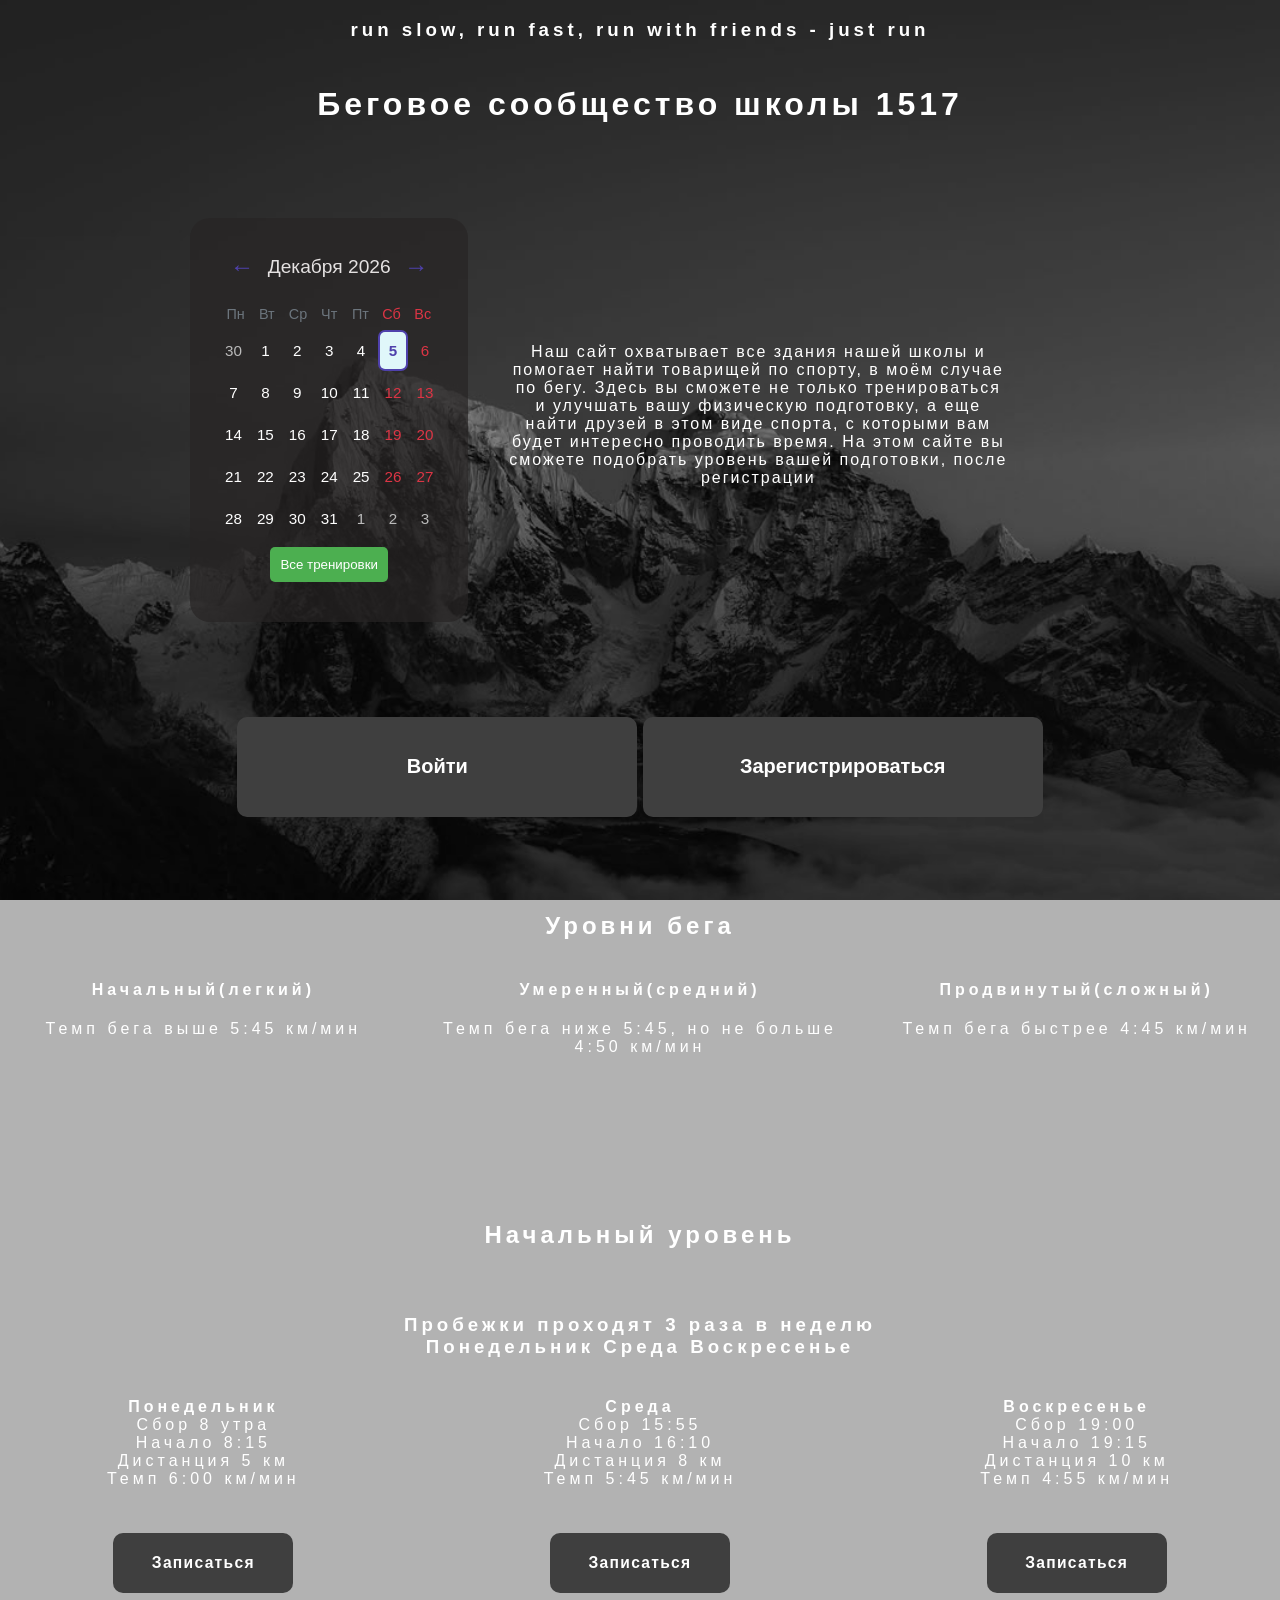
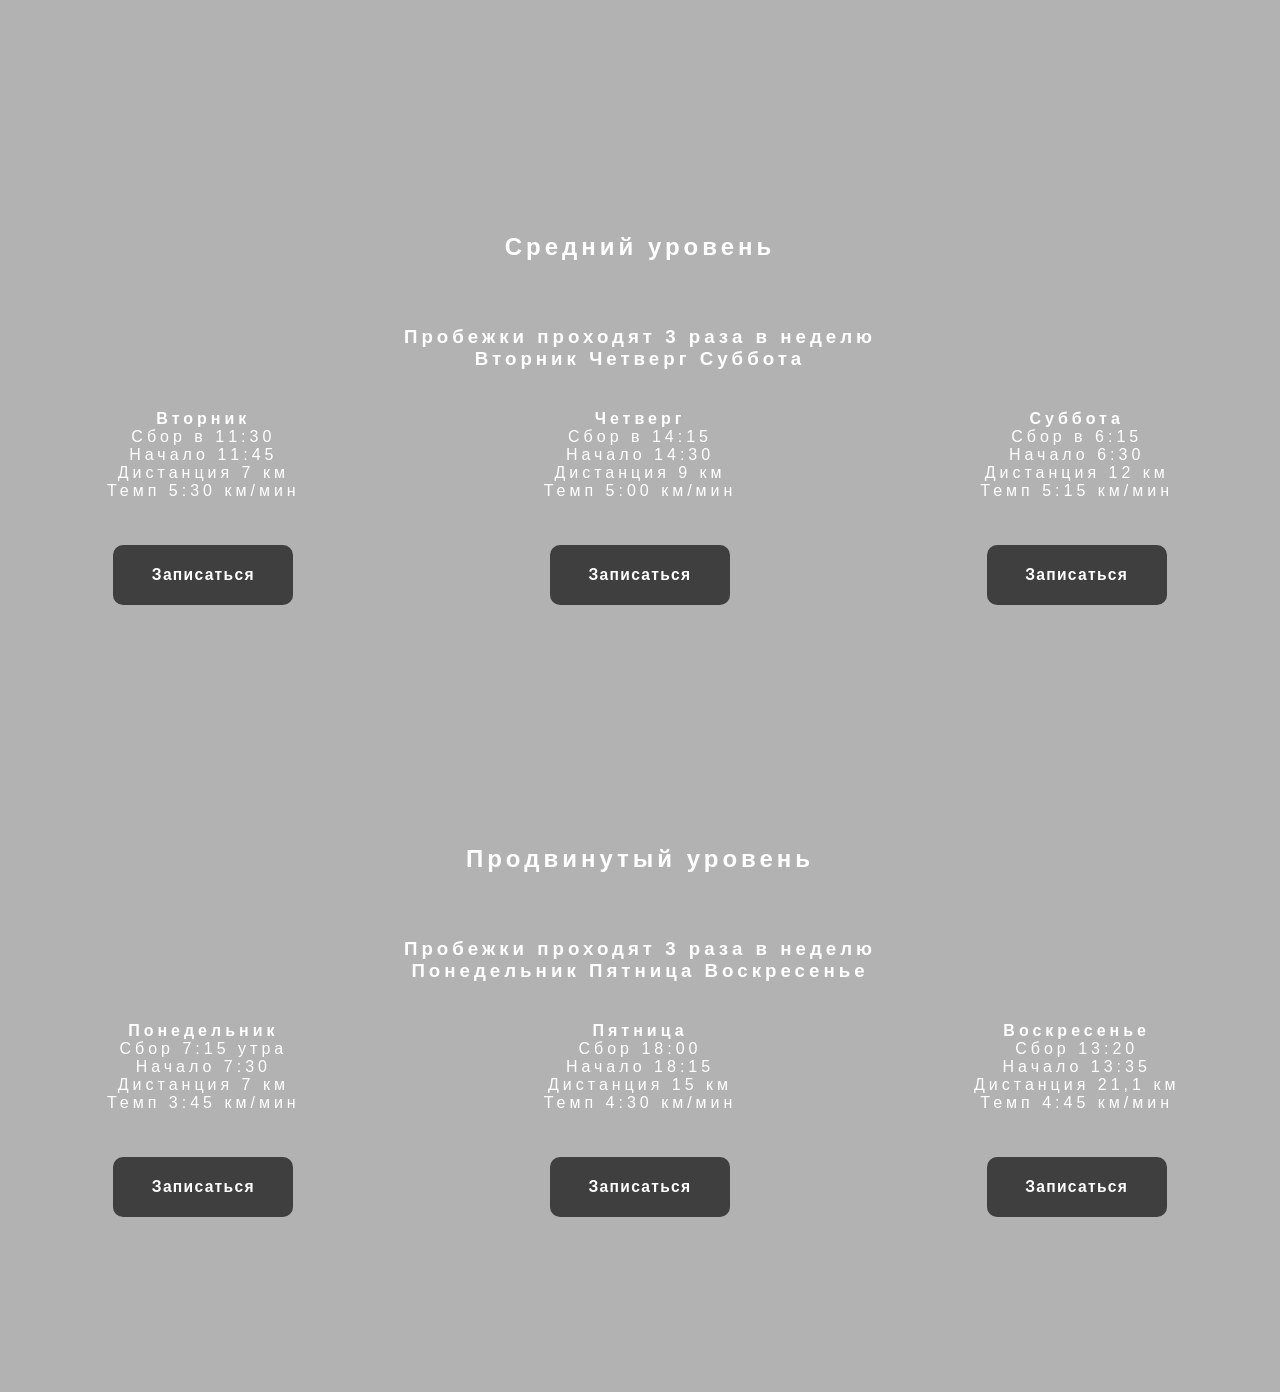
<file: index.html>
<!DOCTYPE html>
<html lang="ru">
<head>
    <meta charset="UTF-8">
    <link rel="stylesheet" href="style.css">
    <title>Беговое сообщество школы 1517</title>
</head>

<body>
    <header>
        <div class="slogan"> <h3>run slow, run fast, run with friends - just run</h3> </div>
        <p> <div class="name">  <h1> Беговое сообщество школы 1517 </h1> </div> </p>
        

        <div id="userWelcome" style="display: none; text-align: center; margin: 15px 0; padding: 10px; background: rgba(0,0,0,0.1); border-radius: 5px;">
            <span id="welcomeText" style="font-size: 18px; font-weight: bold;"></span>
            <button id="logoutBtn" style="margin-left: 15px; padding: 8px 15px; background: #ff6b6b; color: white; border: none; border-radius: 5px; cursor: pointer; font-size: 16px;">Выйти</button>
        </div>
        
        <div class="colbasa">
            <div class="description"> <p> Наш сайт охватывает все здания нашей школы и помогает найти товарищей по спорту, в моём случае по бегу. Здесь вы сможете не только тренироваться и улучшать вашу физическую подготовку, а еще найти друзей в этом виде спорта, с которыми вам будет интересно проводить время. На этом сайте вы сможете подобрать уровень вашей подготовки, после регистрации </div> </p> 
            <div id="calendar-container" style="margin: 30px auto; max-width: 300px;"> 
                <div class="calendar-header">
                    <button id="prevMonthBtn" aria-label="Предыдущий месяц">←</button>
                    <span id="currentMonthYear"></span>
                    <button id="nextMonthBtn" aria-label="Следующий месяц">→</button>
                </div>
        
                <div class="calendar-weekdays">
                    <span>Пн</span>
                    <span>Вт</span>
                    <span>Ср</span>
                    <span>Чт</span>
                    <span>Пт</span>
                    <span>Сб</span>
                    <span>Вс</span>
                </div>
        
                <div class="calendar-days" id="calendarDays">
                </div>
            </div>
        </div>
    </header>
    
    <section class="section0">
        <div class="container0">
            <button id="sign_in" class="login">  <h2> Войти </h2> </button>
            <button id="sign_up" class="login"> <h2> Зарегистрироваться </h2> </button>
        </div>
    </section>
        
    <section>
        <div class="classification"> <h1> Уровни бега</h1> </div>
        <div class="container4">
            <div class="field"> <h4> Начальный(легкий)</h4> Темп бега выше 5:45 км/мин</div>
            <div class="field"> <h4> Умеренный(средний)</h4> Темп бега ниже 5:45, но не больше 4:50 км/мин</div>
            <div class="field"> <h4> Продвинутый(сложный) </h4> Темп бега быстрее 4:45 км/мин</div>
        </div>
    </section>
    
    <section>
        <p> <div class="level"> <h2> Начальный уровень </h2> </div> </p>
        <p> <div class="regularity"> <h3> Пробежки проходят 3 раза в неделю
                                    </br> Понедельник Среда Воскресенье </h3> </div> </p>
        <div class="container1">  
            <div class="field1"> <strong>Понедельник </strong>
                                    </br> Сбор 8 утра 
                                    </br> Начало 8:15 
                                    </br> Дистанция 5 км 
                                    </br> Темп 6:00 км/мин 
                                    </br> <button class="joining-button"; id="Monday"> <h3> Записаться </h3> </button> 
            </div>
            <div class="field1"> <strong> Среда </strong> 
                                </br> Cбор 15:55 
                                </br> Начало 16:10 
                                </br> Дистанция 8 км 
                                </br>Темп 5:45 км/мин 
                                </br><button class="joining-button"; id="Wednesday"> <h3> Записаться </h3> </button>
            </div>
            <div class="field1"> <strong> Воскресенье </strong> 
                                    </br> Cбор 19:00 
                                    </br> Начало 19:15 
                                    </br> Дистанция 10 км 
                                    </br> Темп 4:55 км/мин 
                                    </br><button class="joining-button"; id="Sunday"> <h3> Записаться </h3> </button>
                                    
            </div>
        </div>
    </section>
    
    <section>
        <p> <div class="level2"> <h2> Средний уровень </h2> </div> </p>
        <p> <div class="regularity2"> <h3> Пробежки проходят 3 раза в неделю
                                    </br> Вторник Четверг Суббота </h3> </div> </p>
        <div class="container2">
            <div class="field2"> <strong> Вторник </strong> 
                                    </br> Сбор в 11:30 
                                    </br> Начало 11:45 
                                    </br> Дистанция 7 км 
                                    </br> Темп 5:30 км/мин 
                                    </br><button class="joining-button"; id="Tuesday"> <h3> Записаться </h3> </button>
            </div>
            <div class="field2"> <strong> Четверг </strong> 
                                    </br> Сбор в 14:15 
                                    </br> Начало 14:30 
                                    </br> Дистанция 9 км 
                                    </br> Темп 5:00 км/мин 
                                    </br><button class="joining-button"; id="Thursday"> <h3> Записаться </h3> </button>
            </div>
            <div class="field2"> <strong> Суббота </strong> 
                                    </br> Сбор в 6:15 
                                    </br> Начало 6:30 
                                    </br> Дистанция 12 км 
                                    </br> Темп 5:15 км/мин 
                                    </br><button class="joining-button"; id="Saturday"> <h3> Записаться </h3> </button>
            </div>
        </div>
    </section>
    
    <section>
        <p> <div class="level3"> <h2> Продвинутый уровень </h2> </div> </p>
        <p> <div class="regularity3"> <h3> Пробежки проходят 3 раза в неделю 
                                    </br> Понедельник Пятница Воскресенье </h3> </div> </p>
        <div class="container3">
            <div class="field3"> <strong> Понедельник </strong>
                                    </br> Сбор 7:15 утра 
                                    </br> Начало 7:30 
                                    </br> Дистанция 7 км 
                                    </br> Темп 3:45 км/мин 
                                    </br><button class="joining-button"; id="Monday1"> <h3> Записаться </h3> </button>
            </div>
            <div class="field3"> <strong> Пятница </strong>
                                    </br> Сбор 18:00 
                                    </br> Начало 18:15 
                                    </br> Дистанция 15 км 
                                    </br> Темп 4:30 км/мин 
                                    </br><button class="joining-button"; id="Friday"> <h3> Записаться </h3> </button>
            </div>
            <div class="field3"> <strong> Воскресенье </strong> 
                                    </br> Сбор 13:20  
                                    </br> Начало 13:35 
                                    </br> Дистанция 21,1 км 
                                    </br> Темп 4:45 км/мин 
                                    </br><button class="joining-button"; id="Sunday1"> <h3> Записаться </h3> </button>
            </div>
        </div>
    </section>
    
    <script src="script.js"></script>

</body>
</html>
</file>
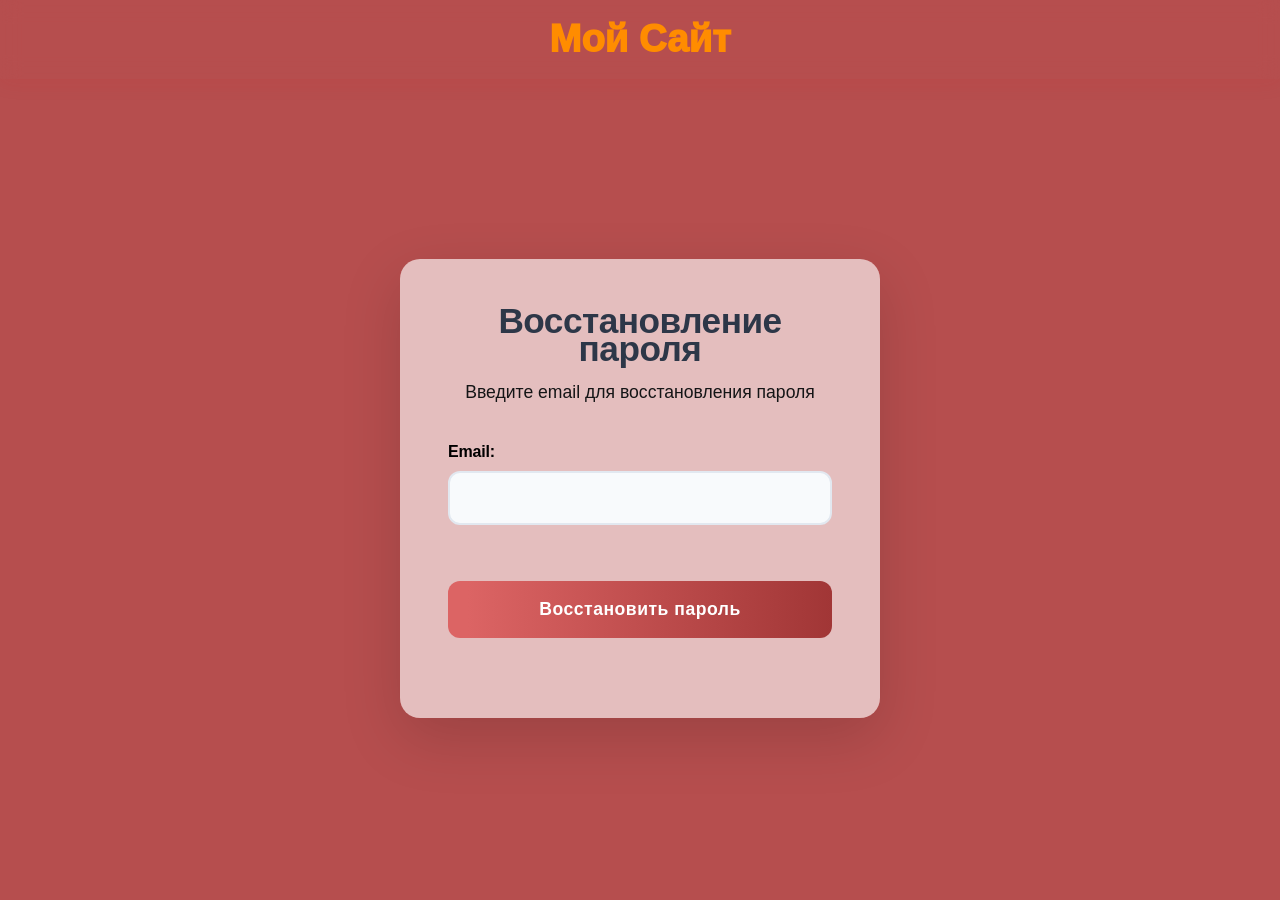
<file: forgot-password.html>
<!DOCTYPE html>
<html lang="ru">
<head>
    <meta charset="UTF-8">
    <meta name="viewport" content="width=device-width, initial-scale=1.0">
    <title>Восстановление пароля</title>
    <link rel="stylesheet" href="forgot-password.css">
</head>
<body>
    <header>
        <nav class="navbar">
            <div class="nav-brand">
                <a href="index.html">
                    <h1>Мой Сайт</h1>
                </a>
            </div>
        </nav>
    </header>

    <main class="reset-container">
        <div class="reset-form">
            <h2>Восстановление пароля</h2>
            <p class="form-subtitle">Введите email для восстановления пароля</p>
            
            <form id="reset-form">
                <div class="reset-group">
                    <label for="loginEmail">Email:</label>
                    <input type="text" id="loginEmail" name="loginEmail">
                    <span class="error-message" id="loginEmailError"></span>
                </div>
                
                <div id="reset-button-container">
                    <button type="submit" class="reset-btn" id="resetBtn">
                        <span class="btn-text">Восстановить пароль</span>
                        <div class="loading-spinner"></div>
                    </button>
                </div>
            </form>
            
            <div id="password-result-container" class="password-result">
                <h3>Новый пароль создан!</h3>
                
                <div class="password-display">
                    <div class="password-text-container">
                        <input type="text" id="generatedPassword" >
                        <button id="copyPasswordBtn" class="copy-btn">
                            <span> Копировать</span>
                        </button>
                    </div>
                    <div id="copyStatus" class="copy-status"></div>
                </div>
            </div>
        </div>
    </main>

    <script src="forgot-password.js"></script>
</body>
</html>
</file>
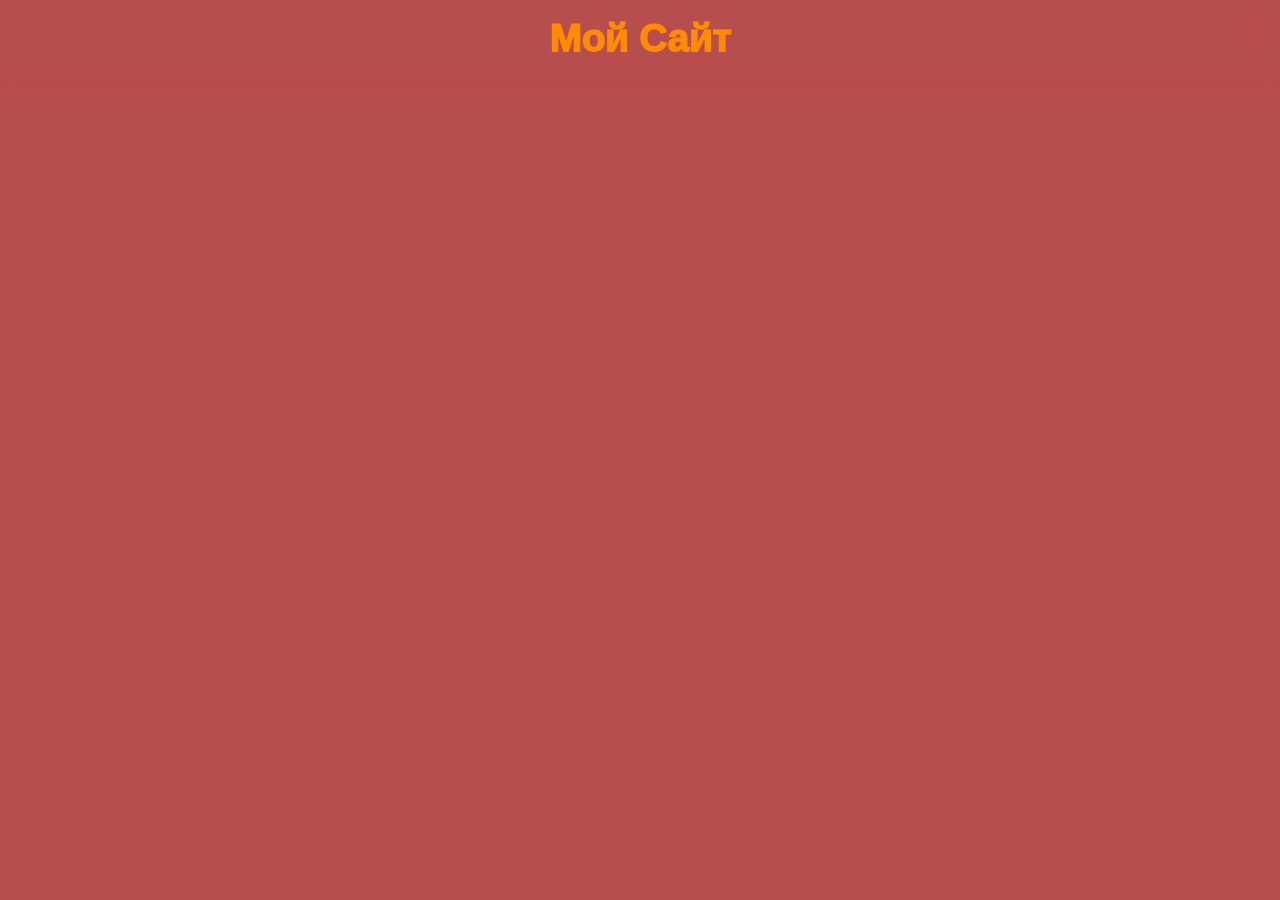
<file: reset-password.html>
<!DOCTYPE html>
<html lang="ru">
<head>
    <meta charset="UTF-8">
    <meta name="viewport" content="width=device-width, initial-scale=1.0">
    <title>Сброс пароля - Беговое сообщество</title>
    <link rel="stylesheet" href="forgot-password.css">
</head>
<body>
    <header>
         <nav class="navbar">
            <div class="nav-brand">
                <a href="index.html" style="text-decoration: none; color: inherit;">
                    <h1>Мой Сайт</h1>
                </a>
            </div>
        </nav>
    </header>
    </header>
</file>
<file: style.css>
.slogan {
	text-align: center;
	margin-bottom: 75x;
	letter-spacing: 4px

}

.name {
	text-align: center;
	margin-top: 45px;
	margin-bottom: 45px;
	letter-spacing: 4px
}

.description {
	text-align: center;
	max-width: 500px;
	margin-left: 380px ;
	letter-spacing: 2px
}

body {
			font-family: 'Arial', sans-serif;
			margin: 0;
            padding: 0;
			background:
        	linear-gradient(
         	 rgba(0, 0, 0, 0.3),  rgba(0, 0, 0, 0.3)),  url('image2.png') no-repeat center center fixed;
            background-size: cover;
			min-height: 100vh;
			color: #ffffff;
}

.classification {
	text-align: center;
	margin-bottom: 65x;
}

.container4 {
  	display: flex;
  	gap: 30px; 
  	justify-content: space-between; 
}

.field {
	text-align: center;
  	flex: 1; 
  	min-width: 0; 

}

.container1 {
	text-align: center;
  	display: flex;
  	gap: 30px; 
  	justify-content: space-between; 
}

.field1 {
	text-align: center;
  	flex: 1; 
  	min-width: 0; 
}

.level {
	text-align: center;
	margin-top: 165px;
	margin-bottom: 65px;

}

.regularity {
	text-align: center;
	margin-bottom: 40px;
}

.container2 {
	text-align: center;
  	display: flex;
	gap: 30px; 
  	justify-content: space-between; 
}

.field2 {
	text-align: center;
  	flex: 1; 
  	min-width: 0; 
}

.level2 {
	text-align: center;
	margin-top: 165px;
	margin-bottom: 65px;
}

.regularity2 {
	text-align: center;
	margin-bottom: 40px;
}

.container3 {
	text-align: center;
  	display: flex;
  	gap: 30px; 
  	justify-content: space-between; 

}

.field3 {
	text-align: center;
  	flex: 1; 
  	min-width: 0; 
  	margin-bottom: 100px;
}

.level3 {
	text-align: center;
	margin-top: 165px;
	margin-bottom: 65px;
}

.regularity3 {
	text-align: center;
	margin-bottom: 40px;
}

.login{
	text-align: center;
 	flex: 1; 
 	min-width: 0; 
	display: inline-block;
	padding: 20px;
  	color: white;
	background: #3F3F3F;
	margin-top: 45px;
	margin-bottom: 75px;
	width: 400px;
	height: 100px;
	border: none;
    border-radius: 10px;
}

.login:hover:not(:disabled) {
    transform: translateY(-2px);
    box-shadow: 0 5px 15px rgba(255, 247, 247, 0.514);
}

.login:active:not(:disabled) {
    transform: translateY(0);
}

.login:disabled {
    background: #bdc3c7;
    cursor: not-allowed;
    transform: none;
}

.colbasa {
	display: inline-flex;
	flex-direction: row-reverse;
	align-items: center;
	padding: 20px;
	position: relative;
	left: 170px;
}

.description {
	position: relative;
	right: 340px;
	bottom: 5px;
}


.container0 {
	text-align: center;
}

section {
	letter-spacing: 4px
}

.section0 {
	letter-spacing: 1px
}

.joining-button {
	letter-spacing: 1.3px;
	text-align: center;
 	flex: 1; 
 	min-width: 0; 
	display: inline-block;
	padding: 5px;
  	color: white;
	background: #3F3F3F;
	margin-top: 45px;
	margin-bottom: 75px;
	width: 180px;
	height: 60px;
	border: none;
    border-radius: 10px;
}

.joining-button:hover:not(:disabled) {
    transform: translateY(-2px);
    box-shadow: 0 5px 15px rgba(255, 247, 247, 0.514);
}

.joining-button:active:not(:disabled) {
    transform: translateY(0);
}

.joining-button:disabled {
    background: #bdc3c7;
    cursor: not-allowed;
    transform: none;
}

:root {
    --calendar-text-color: #e4e1e1;
    --calendar-primary-color: #4f41ac; 
    --calendar-inactive-color: #bbb;
    --calendar-today-bg: #e0f7fa; 
    --calendar-hover-bg: #424141;
    --calendar-border-radius: 20px;
}

#calendar-container {
    font-family: 'Roboto', sans-serif; 
    background-color: rgba(40, 37, 37, 0.697); 
    padding: 30px;
    border-radius: var(--calendar-border-radius);
}


.calendar-header {
    display: flex;
    justify-content: space-between;
    align-items: center;
    margin-bottom: 20px;
}

.calendar-header button {
    background: none;
    border: none;
    font-size: 1.5em;
    color: var(--calendar-primary-color);
    cursor: pointer;
    padding: 5px 10px;
    border-radius: 5px;
    transition: background-color 0.2s, color 0.2s;
}

.calendar-header button:hover {
    background-color: var(--calendar-hover-bg);
    color: #000000;
}

#currentMonthYear {
    font-size: 1.2em;
    font-weight: 500;
    color: var(--calendar-text-color);
}

.calendar-weekdays {
    display: grid;
    grid-template-columns: repeat(7, 1fr);
    text-align: center;
    font-weight: 500;
    font-size: 0.9em;
    color: var(--calendar-text-light, #6c757d);
    margin-bottom: 10px;
}

.calendar-weekdays span:nth-child(6), 
.calendar-weekdays span:nth-child(7) { 
    color: #dc3545; 
}

.calendar-days {
    display: grid;
    grid-template-columns: repeat(7, 1fr);
    gap: 5px;
}

.calendar-day {
    padding: 10px 5px;
    text-align: center;
    cursor: pointer;
    border-radius: 5px;
    transition: background-color 0.2s, color 0.2s;
    font-size: 0.95em;
    user-select: none;
}

.calendar-day:hover:not(.inactive) {
    background-color: var(--calendar-hover-bg);
}

.calendar-day.inactive {
    color: var(--calendar-inactive-color); 
    cursor: default;
}

.calendar-day.today {
    background-color: var(--calendar-today-bg);
    color: var(--calendar-primary-color);
    font-weight: 700;
    box-shadow: 0 0 0 2px var(--calendar-primary-color); 
}

.calendar-day:nth-child(7n-1):not(.inactive), 
.calendar-day:nth-child(7n):not(.inactive) { 
    color: #dc3545; 
}

.calendar-day.today:nth-child(7n-1),
.calendar-day.today:nth-child(7n) {
    color: var(--calendar-primary-color); 
}
</file>
<file: forgot-password.css>
* {
    margin: 0;
    padding: 0;
    box-sizing: border-box;
}

body {
    font-family: 'Segoe UI', Tahoma, Geneva, Verdana, sans-serif;
    background-color: rgb(182, 78, 78);
    color: #333;
    line-height: 0.8;
}

.navbar {
    display: flex;
    justify-content: center;
    align-items: center;
    padding: 1rem 5%;
    box-shadow: 0 2px 20px rgba(216, 29, 29, 0.1);
    backdrop-filter: blur(10px);    
}

.nav-brand a {
    text-decoration: none;
    color: inherit;
}

.nav-brand a:hover {
    text-decoration: none;
    color: inherit;
}
.nav-brand h1 {
    color: #ff8c00;
    text-decoration: none;
    font-weight: 1000;
    font-size: 2.4rem;
    transition: all 0.3s ease;
    padding: 0.5rem 1rem;
    border-radius: 15px;

}

.nav-brand h1:hover {
    background: rgba(249, 247, 247, 0.167);
    transform: translateY(-1px);
}

.reset-container {
    display: flex;
    align-items: center;
    justify-content: center;
    min-height: calc(100vh - 80px);
    padding: 2rem;
}

.reset-form {
    background: rgba(255, 255, 255, 0.63);
    padding: 3rem;
    border-radius: 20px;
    box-shadow: 0 20px 60px rgba(0, 0, 0, 0.15);
    width: 100%;
    max-width: 480px;
    animation: slideUp 0.6s ease-out;
    position: relative;
    overflow: hidden;
}

.reset-form::before {
    content: '';
    position: absolute;
    top: 0;
    left: 0;
    right: 0;
    height: 4px;
    background: color( rgb(255, 255, 255) rgb(255, 255, 255) rgb(255, 255, 255));
}

@keyframes slideUp {
    from {
        opacity: 0;
        transform: translateY(40px) scale(0.95);
    }
    to {
        opacity: 1;
        transform: translateY(0) scale(1);
    }
}

.reset-form h2 {
    text-align: center;
    margin-bottom: 1rem;
    color: #2d3748;
    font-size: 2.2rem;
    font-weight: 700;
    letter-spacing: -0.5px;
}

.form-subtitle {
    text-align: center;
    color: #141516;
    margin-bottom: 2.5rem;
    font-size: 1.1rem;
    font-weight: 400;
    line-height: 1.5;
}

.reset-group {
    margin-bottom: 1.8rem;
}

label {
    display: block;
    margin-bottom: 0.75rem;
    font-weight: 600;
    color: #000000;
    font-size: 1rem;
    letter-spacing: -0.2px;
}

.input-wrapper {
    position: relative;
}

input[type="text"],
input[type="password"] {
    width: 100%;
    padding: 1rem 1.25rem;
    border: 2px solid #e2e8f0;
    border-radius: 12px;
    font-size: 1rem;
    font-weight: 500;
    transition: all 0.3s cubic-bezier(0.4, 0, 0.2, 1);
    background: #f8fafc;
    color: #2d3748;
    outline: none;
}

input[type="text"]::placeholder,
input[type="password"]::placeholder {
    color: #a0aec0;
    font-weight: 400;
}

input[type="text"]:focus,
input[type="password"]:focus {
    border-color: #262626;
    background: white;
    box-shadow: 0 0 0 4px rgba(102, 126, 234, 0.15);
    transform: translateY(-1px);
}

input.invalid {
    border-color: #e53e3e;
    background: #fef5f5;
    box-shadow: 0 0 0 4px rgba(229, 62, 62, 0.1);
}

input.valid {
    border-color: #38a169;
    background: #f0fff4;
}

.error-message {
    color: #e53e3e;
    font-size: 0.875rem;
    margin-top: 0.5rem;
    display: block;
    min-height: 1.25rem;
    font-weight: 500;
}

.reset-btn {
    width: 100%;
    padding: 1.125rem;
    background: linear-gradient(to right, #dc6464 5%, #a13636 100%);
    color: white;
    border: none;
    border-radius: 12px;
    font-size: 1.1rem;
    font-weight: 600;
    cursor: pointer;
    transition: all 0.3s cubic-bezier(0.4, 0, 0.2, 1);
    position: relative;
    overflow: hidden;
    margin-bottom: 2rem;
    letter-spacing: 0.5px;
}

.reset-btn::before {
    content: '';
    position: absolute;
    top: 0;
    left: -100%;
    width: 100%;
    height: 100%;
    background: linear-gradient(90deg, transparent, rgba(197, 195, 195, 0.717), transparent);
    transition: left 0.57s;
}

.reset-btn:hover::before {
    left: 100%;
}

.reset-btn:hover:not(:disabled) {
    transform: translateY(-3px);
    box-shadow: 0 12px 30px rgba(0, 0, 0, 0.4);
}

.reset-btn:active:not(:disabled) {
    transform: translateY(-1px);
}

.reset-btn:disabled {
    background: #cbd5e0;
    cursor: not-allowed;
    transform: none;
    box-shadow: none;
}

.loading-spinner {
    width: 22px;
    height: 22px;
    border: 2px solid transparent;
    border-top: 2px solid white;
    border-radius: 50%;
    animation: spin 0.8s linear infinite;
    margin: 0 auto;
}

@keyframes spin {
    0% { transform: rotate(0deg); }
    100% { transform: rotate(360deg); }
}

.reset-text {
    display: block;
    transition: opacity 0.3s;
}

.reset-btn.loading .btn-text {
    display: none;
}

.-btn.loading .loading-spinner {
    display: block;
}

.copy-btn {
	letter-spacing: 1.3px;
	text-align: center;
 	flex: 1; 
 	min-width: 0; 
	display: inline-block;
	padding: 5px;
  	color: white;
	background: #3F3F3F;
	margin-top: 45px;
	margin-bottom: 75px;
	width: 180px;
	height: 60px;
	border: none;
    border-radius: 10px;
}

.copy-btn:hover:not(:disabled) {
    transform: translateY(-2px);
    box-shadow: 0 5px 15px rgba(255, 247, 247, 0.514);
}

.copy-btn:active:not(:disabled) {
    transform: translateY(0);
}

.copy-btn:disabled {
    background: #bdc3c7;
    cursor: not-allowed;
    transform: none;
}

.password-result h3 {
    margin-bottom: 10px;
}
</file>
